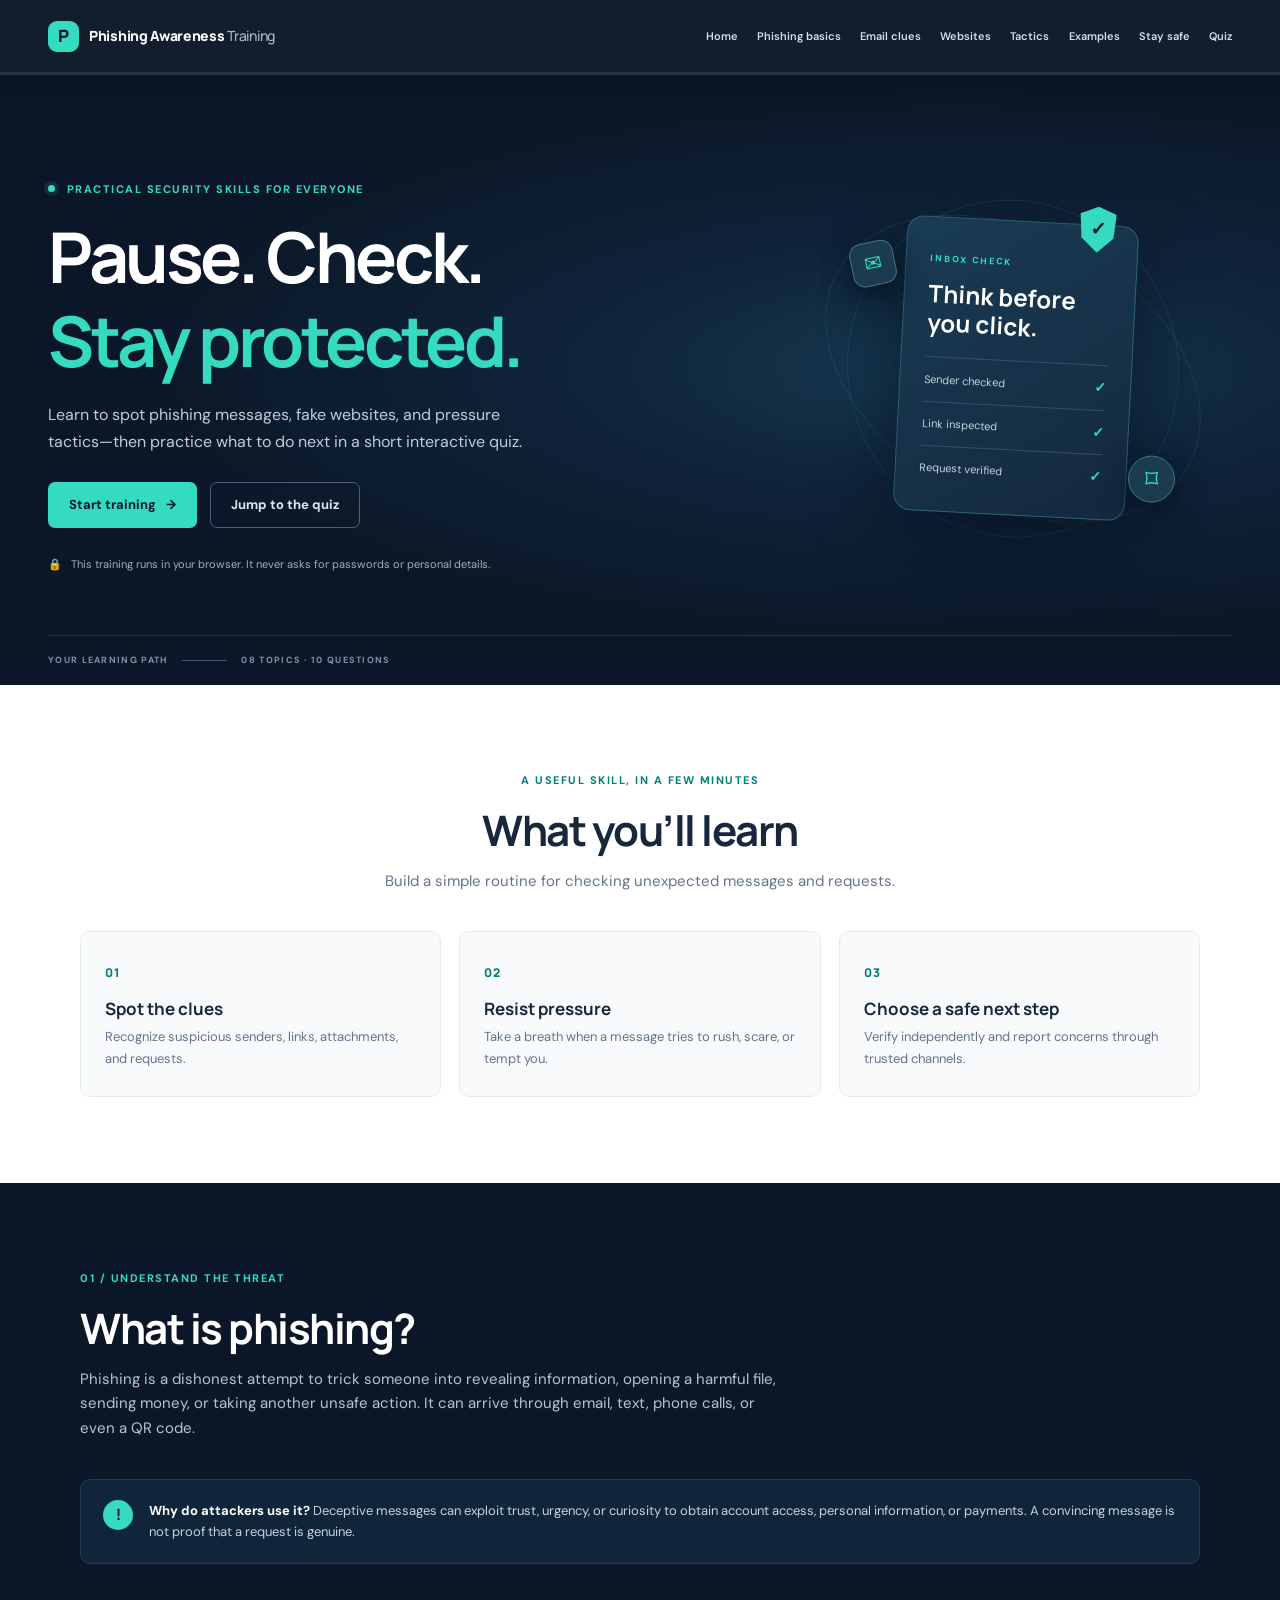
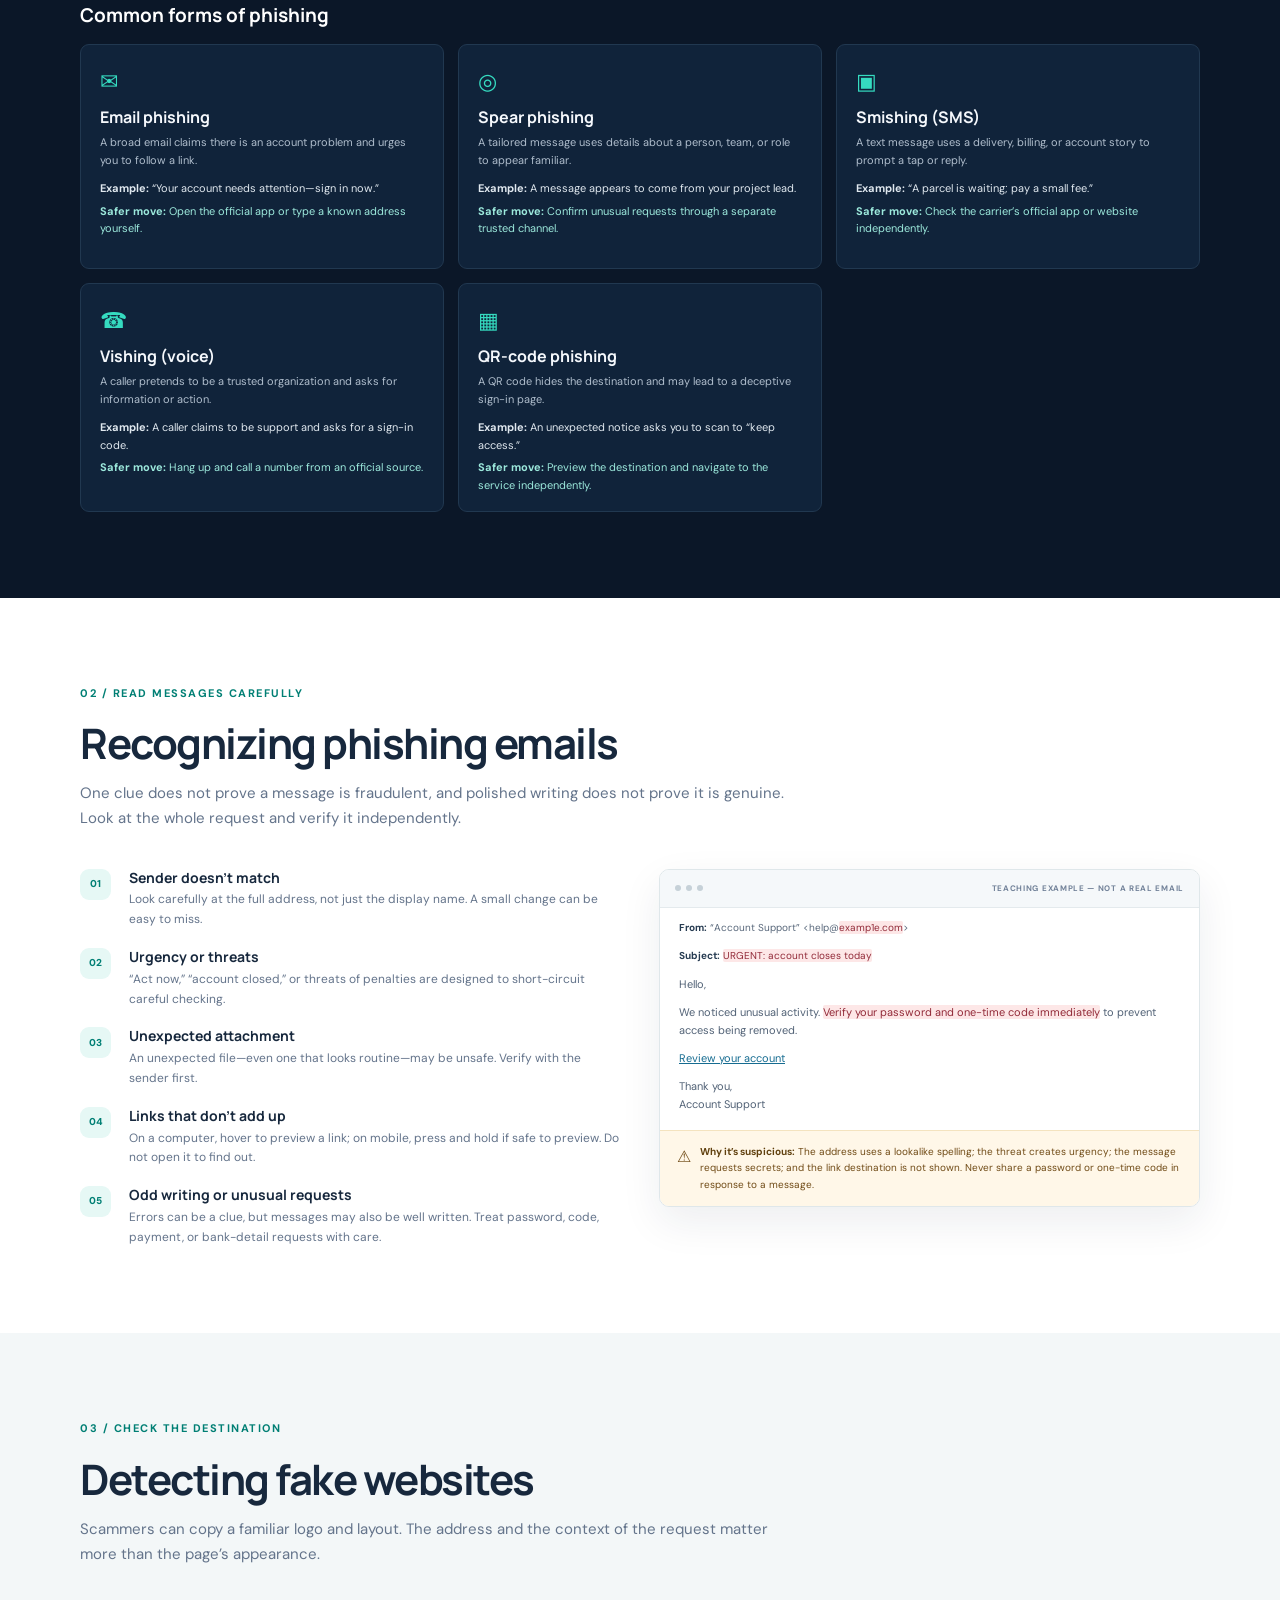
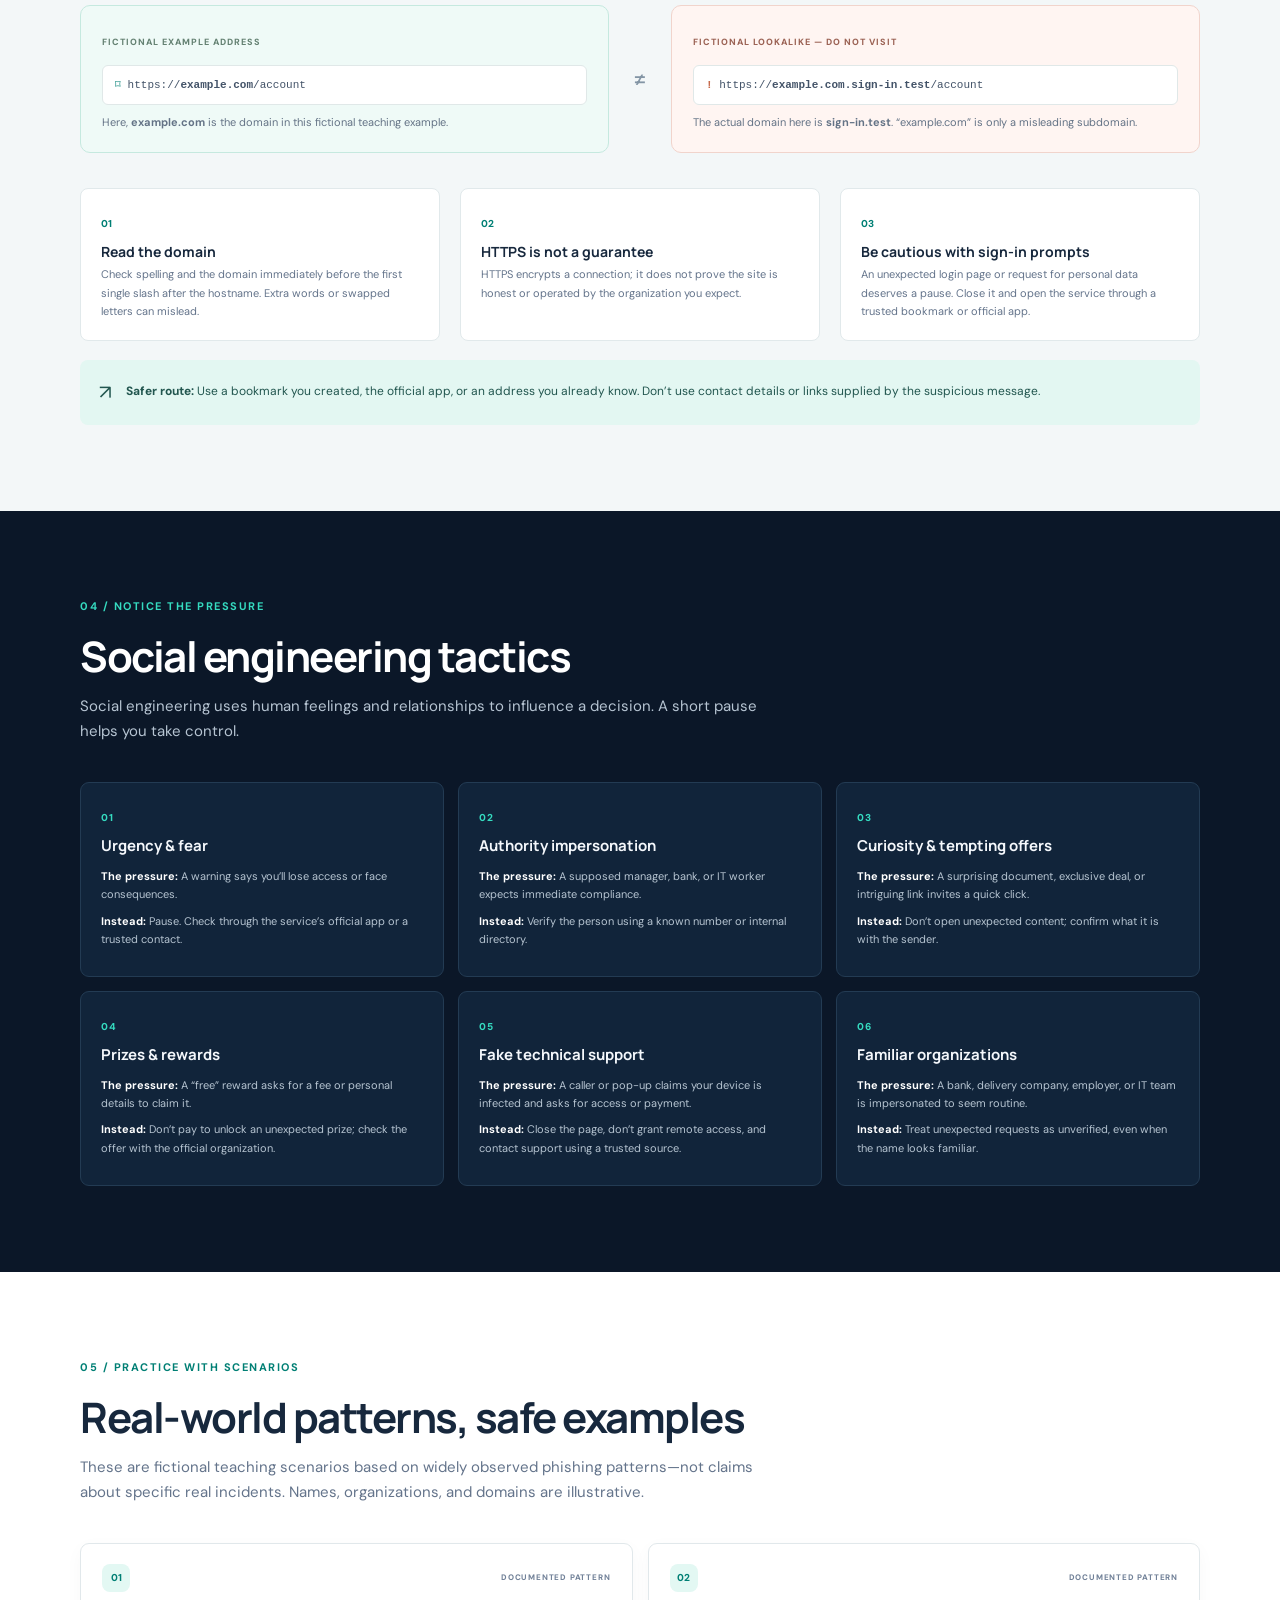
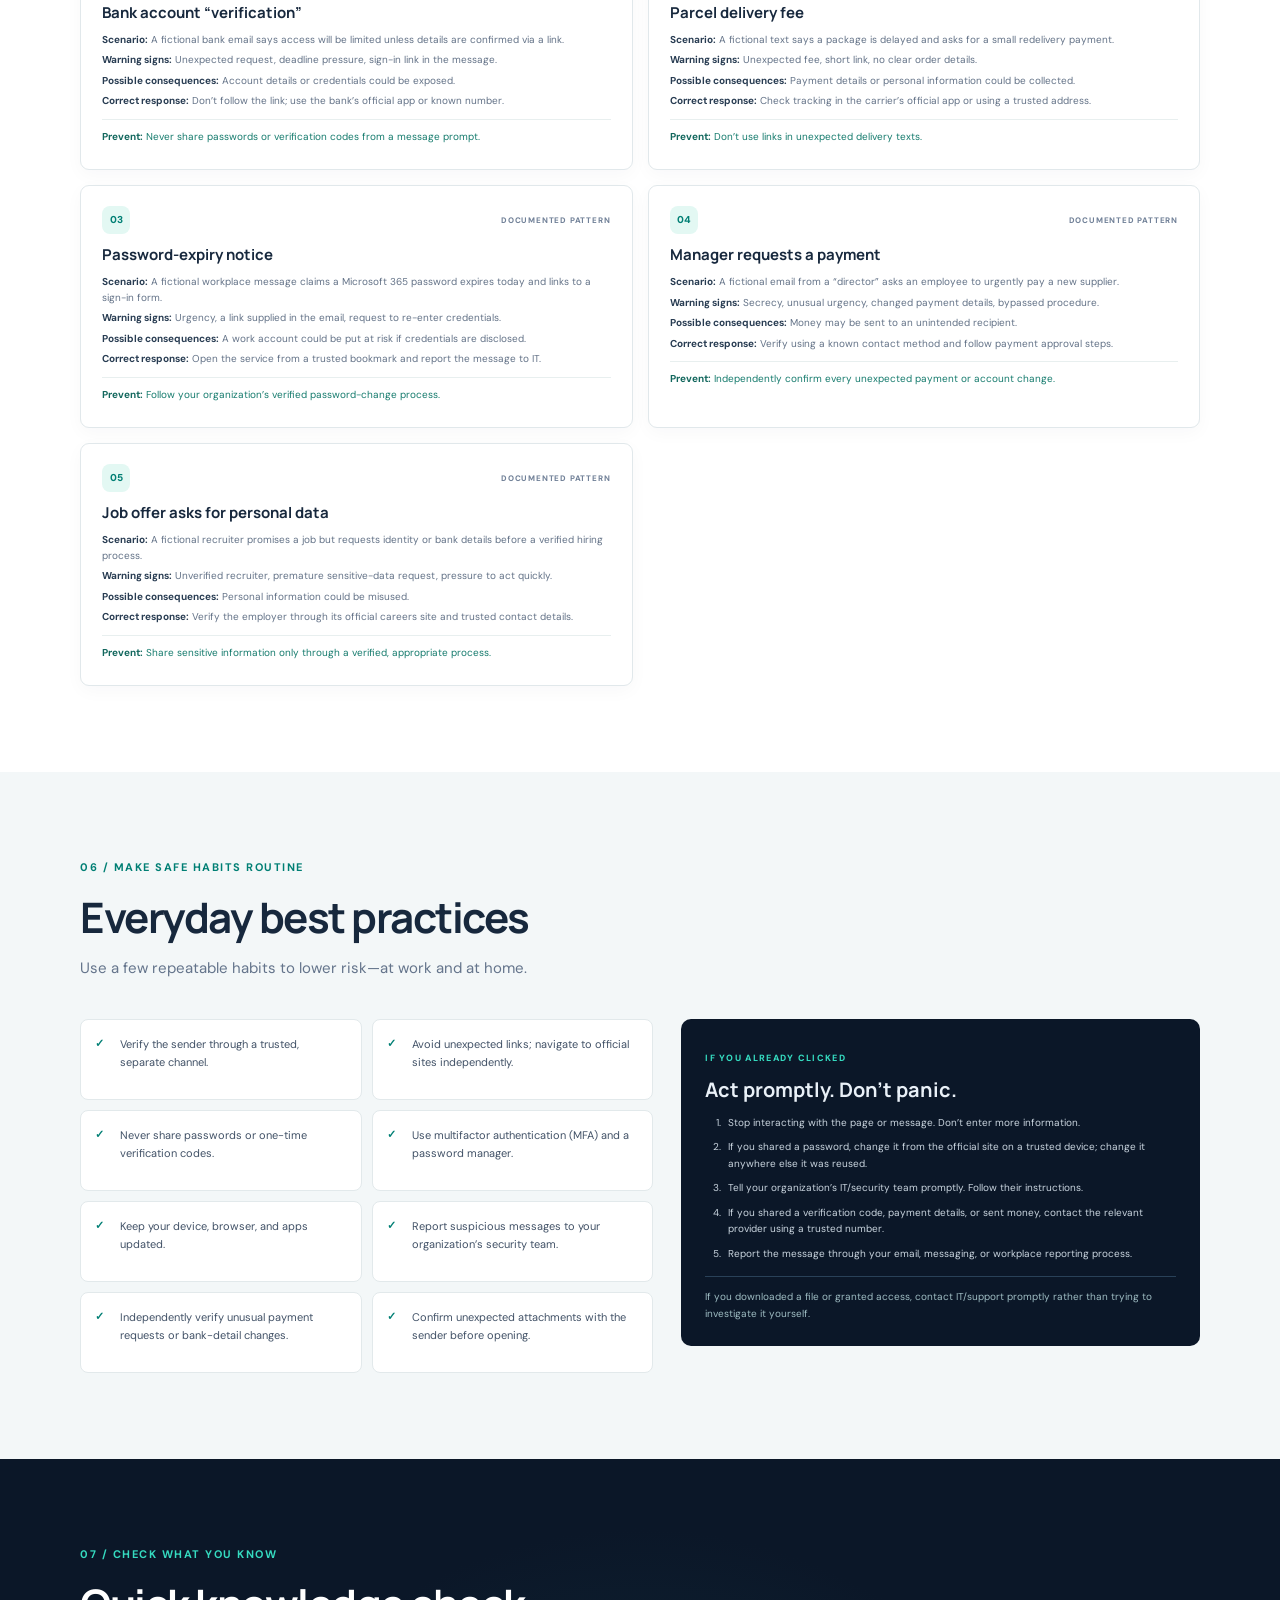
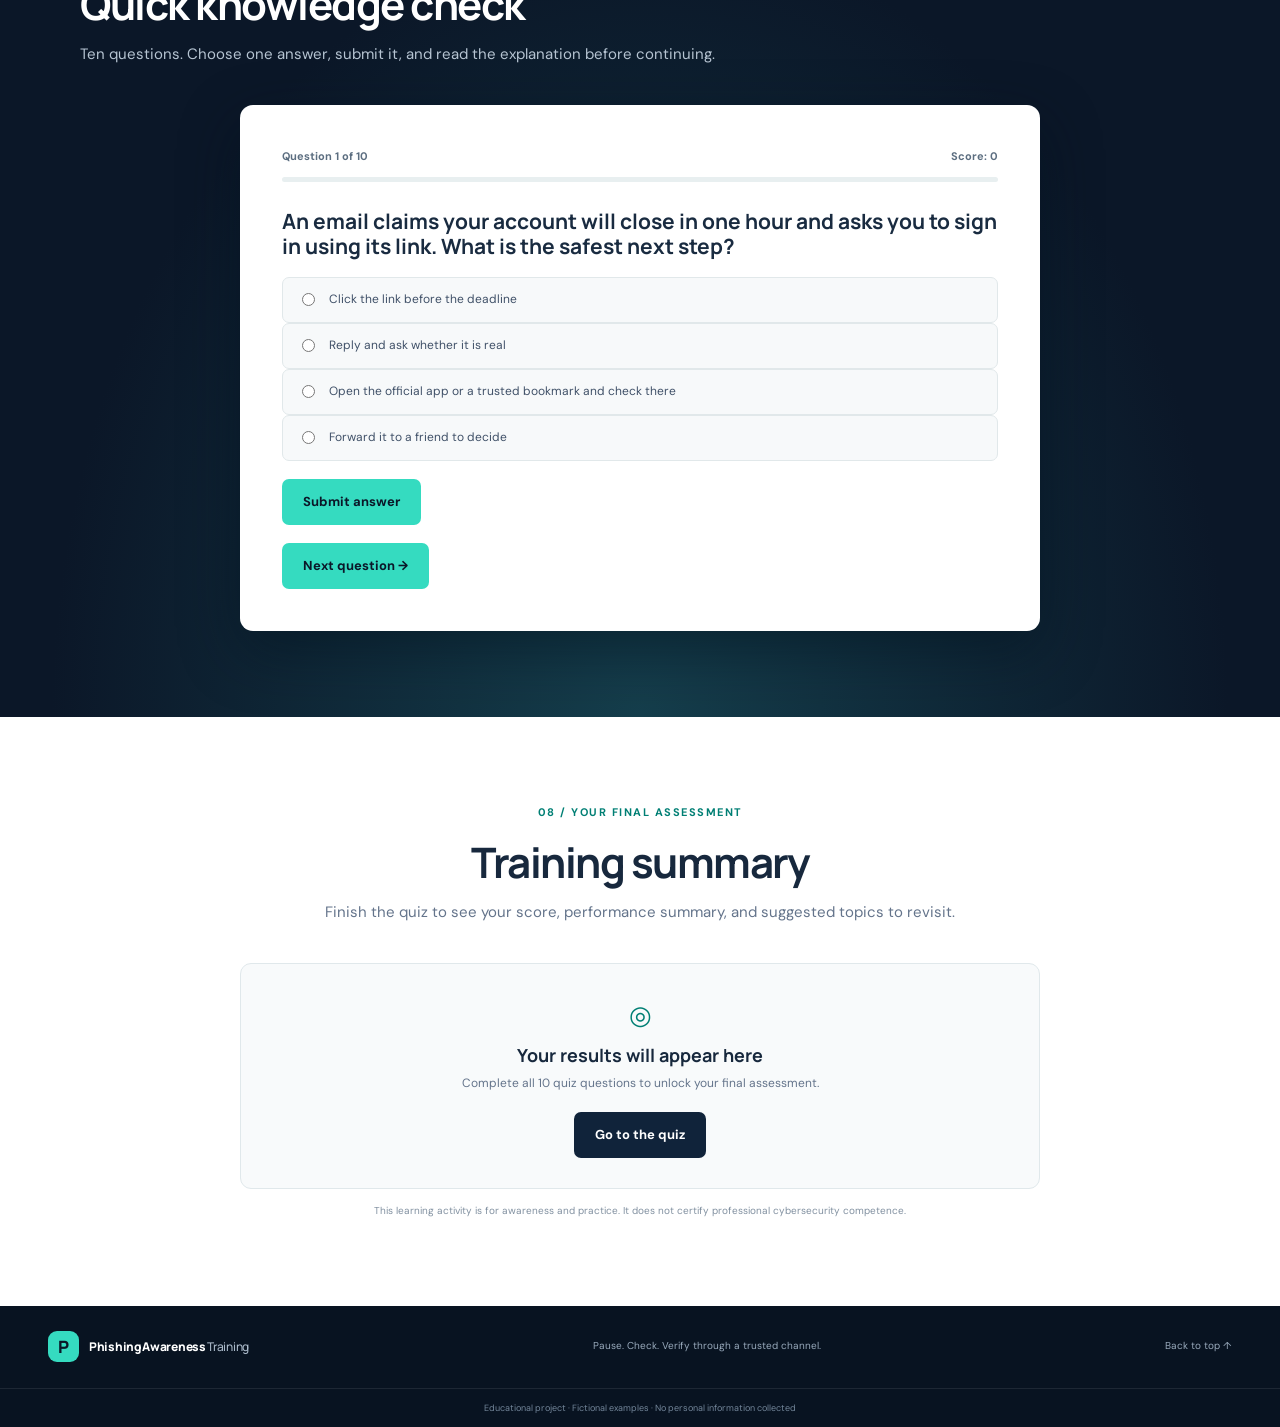
<file: CodeAlpha_Phishing-Awareness-Training/index.html>
<!DOCTYPE html>
<html lang="en">
<head>
  <meta charset="UTF-8">
  <meta name="viewport" content="width=device-width, initial-scale=1.0">
  <meta name="description" content="A beginner-friendly, interactive course on recognizing and responding to phishing.">
  <meta name="theme-color" content="#0b1728">
  <title>Phishing Awareness Training</title>
  <link rel="stylesheet" href="css/style.css">
  <script src="js/quiz.js" defer></script>
  <script src="js/main.js" defer></script>
</head>
<body>
  <a class="skip-link" href="#main-content">Skip to content</a>
  <header class="site-header">
    <div class="header-inner">
      <a class="brand" href="#home" aria-label="Phishing Awareness Training home">
        <span class="brand-mark" aria-hidden="true">P</span>
        <span>Phishing Awareness <span class="brand-light">Training</span></span>
      </a>
      <button class="menu-toggle" type="button" aria-expanded="false" aria-controls="primary-navigation">
        <span class="sr-only">Toggle navigation</span>
        <span aria-hidden="true">☰</span>
      </button>
      <nav class="primary-navigation" id="primary-navigation" aria-label="Main navigation">
        <a href="#home">Home</a>
        <a href="#intro">Phishing basics</a>
        <a href="#email">Email clues</a>
        <a href="#websites">Websites</a>
        <a href="#tactics">Tactics</a>
        <a href="#examples">Examples</a>
        <a href="#best-practices">Stay safe</a>
        <a href="#quiz">Quiz</a>
      </nav>
    </div>
    <div class="progress-track" role="progressbar" aria-label="Training page progress" aria-valuemin="0" aria-valuemax="100" aria-valuenow="0">
      <span class="progress-fill"></span>
    </div>
  </header>

  <main id="main-content">
    <section class="hero section-anchor" id="home">
      <div class="hero-content">
        <p class="eyebrow"><span class="status-dot"></span> Practical security skills for everyone</p>
        <h1>Pause. Check.<br><span>Stay protected.</span></h1>
        <p class="hero-intro">Learn to spot phishing messages, fake websites, and pressure tactics—then practice what to do next in a short interactive quiz.</p>
        <div class="hero-actions">
          <a class="button button-primary" href="#intro">Start training <span aria-hidden="true">→</span></a>
          <a class="button button-quiet" href="#quiz">Jump to the quiz</a>
        </div>
        <div class="hero-note"><span aria-hidden="true">🔒</span> This training runs in your browser. It never asks for passwords or personal details.</div>
      </div>
      <div class="hero-visual" aria-label="Illustration of a protected inbox">
        <div class="orbit orbit-one"></div>
        <div class="orbit orbit-two"></div>
        <div class="shield-card">
          <div class="shield-icon" aria-hidden="true">✓</div>
          <p class="card-kicker">INBOX CHECK</p>
          <h2>Think before<br>you click.</h2>
          <div class="check-row"><span>Sender checked</span><b>✓</b></div>
          <div class="check-row"><span>Link inspected</span><b>✓</b></div>
          <div class="check-row"><span>Request verified</span><b>✓</b></div>
        </div>
        <span class="floating-tag tag-mail" aria-hidden="true">✉</span>
        <span class="floating-tag tag-lock" aria-hidden="true">⌑</span>
      </div>
      <div class="hero-bottom">
        <span>YOUR LEARNING PATH</span><span class="path-line"></span><span>08 TOPICS <b>·</b> 10 QUESTIONS</span>
      </div>
    </section>

    <section class="section section-light" id="learning-objectives">
      <div class="section-wrap">
        <div class="section-heading centered">
          <p class="eyebrow">A useful skill, in a few minutes</p>
          <h2>What you’ll learn</h2>
          <p>Build a simple routine for checking unexpected messages and requests.</p>
        </div>
        <div class="objective-grid">
          <article class="objective-card"><span class="number-badge">01</span><h3>Spot the clues</h3><p>Recognize suspicious senders, links, attachments, and requests.</p></article>
          <article class="objective-card"><span class="number-badge">02</span><h3>Resist pressure</h3><p>Take a breath when a message tries to rush, scare, or tempt you.</p></article>
          <article class="objective-card"><span class="number-badge">03</span><h3>Choose a safe next step</h3><p>Verify independently and report concerns through trusted channels.</p></article>
        </div>
      </div>
    </section>

    <section class="section section-dark" id="intro">
      <div class="section-wrap">
        <div class="section-heading">
          <p class="eyebrow">01 / Understand the threat</p>
          <h2>What is phishing?</h2>
          <p>Phishing is a dishonest attempt to trick someone into revealing information, opening a harmful file, sending money, or taking another unsafe action. It can arrive through email, text, phone calls, or even a QR code.</p>
        </div>
        <div class="insight-banner">
          <span class="insight-icon" aria-hidden="true">!</span>
          <p><strong>Why do attackers use it?</strong> Deceptive messages can exploit trust, urgency, or curiosity to obtain account access, personal information, or payments. A convincing message is not proof that a request is genuine.</p>
        </div>
        <h3 class="subheading">Common forms of phishing</h3>
        <div class="type-grid">
          <article class="type-card"><span class="type-icon" aria-hidden="true">✉</span><h3>Email phishing</h3><p>A broad email claims there is an account problem and urges you to follow a link.</p><div class="example-line"><b>Example:</b> “Your account needs attention—sign in now.”</div><div class="tip-line"><b>Safer move:</b> Open the official app or type a known address yourself.</div></article>
          <article class="type-card"><span class="type-icon" aria-hidden="true">◎</span><h3>Spear phishing</h3><p>A tailored message uses details about a person, team, or role to appear familiar.</p><div class="example-line"><b>Example:</b> A message appears to come from your project lead.</div><div class="tip-line"><b>Safer move:</b> Confirm unusual requests through a separate trusted channel.</div></article>
          <article class="type-card"><span class="type-icon" aria-hidden="true">▣</span><h3>Smishing (SMS)</h3><p>A text message uses a delivery, billing, or account story to prompt a tap or reply.</p><div class="example-line"><b>Example:</b> “A parcel is waiting; pay a small fee.”</div><div class="tip-line"><b>Safer move:</b> Check the carrier’s official app or website independently.</div></article>
          <article class="type-card"><span class="type-icon" aria-hidden="true">☎</span><h3>Vishing (voice)</h3><p>A caller pretends to be a trusted organization and asks for information or action.</p><div class="example-line"><b>Example:</b> A caller claims to be support and asks for a sign-in code.</div><div class="tip-line"><b>Safer move:</b> Hang up and call a number from an official source.</div></article>
          <article class="type-card"><span class="type-icon" aria-hidden="true">▦</span><h3>QR-code phishing</h3><p>A QR code hides the destination and may lead to a deceptive sign-in page.</p><div class="example-line"><b>Example:</b> An unexpected notice asks you to scan to “keep access.”</div><div class="tip-line"><b>Safer move:</b> Preview the destination and navigate to the service independently.</div></article>
        </div>
      </div>
    </section>

    <section class="section section-light" id="email">
      <div class="section-wrap">
        <div class="section-heading">
          <p class="eyebrow">02 / Read messages carefully</p>
          <h2>Recognizing phishing emails</h2>
          <p>One clue does not prove a message is fraudulent, and polished writing does not prove it is genuine. Look at the whole request and verify it independently.</p>
        </div>
        <div class="clue-grid">
          <div class="clue-list">
            <div class="clue-item"><span>01</span><div><h3>Sender doesn’t match</h3><p>Look carefully at the full address, not just the display name. A small change can be easy to miss.</p></div></div>
            <div class="clue-item"><span>02</span><div><h3>Urgency or threats</h3><p>“Act now,” “account closed,” or threats of penalties are designed to short-circuit careful checking.</p></div></div>
            <div class="clue-item"><span>03</span><div><h3>Unexpected attachment</h3><p>An unexpected file—even one that looks routine—may be unsafe. Verify with the sender first.</p></div></div>
            <div class="clue-item"><span>04</span><div><h3>Links that don’t add up</h3><p>On a computer, hover to preview a link; on mobile, press and hold if safe to preview. Do not open it to find out.</p></div></div>
            <div class="clue-item"><span>05</span><div><h3>Odd writing or unusual requests</h3><p>Errors can be a clue, but messages may also be well written. Treat password, code, payment, or bank-detail requests with care.</p></div></div>
          </div>
          <article class="email-example">
            <div class="email-top"><span class="email-dot"></span><span class="email-dot"></span><span class="email-dot"></span><span>TEACHING EXAMPLE — NOT A REAL EMAIL</span></div>
            <div class="email-field"><b>From:</b> “Account Support” &lt;help@<mark class="risk">examp1e.com</mark>&gt;</div>
            <div class="email-field"><b>Subject:</b> <mark class="risk">URGENT: account closes today</mark></div>
            <div class="email-body">
              <p>Hello,</p>
              <p>We noticed unusual activity. <mark class="risk">Verify your password and one-time code immediately</mark> to prevent access being removed.</p>
              <p><span class="fake-link">Review your account</span></p>
              <p>Thank you,<br>Account Support</p>
            </div>
            <div class="email-explain"><span aria-hidden="true">⚠</span><p><strong>Why it’s suspicious:</strong> The address uses a lookalike spelling; the threat creates urgency; the message requests secrets; and the link destination is not shown. Never share a password or one-time code in response to a message.</p></div>
          </article>
        </div>
      </div>
    </section>

    <section class="section section-tint" id="websites">
      <div class="section-wrap">
        <div class="section-heading">
          <p class="eyebrow">03 / Check the destination</p>
          <h2>Detecting fake websites</h2>
          <p>Scammers can copy a familiar logo and layout. The address and the context of the request matter more than the page’s appearance.</p>
        </div>
        <div class="domain-compare">
          <div class="domain-card domain-good"><span class="domain-label">FICTIONAL EXAMPLE ADDRESS</span><div class="address-bar"><span class="lock-symbol">⌑</span> https://<strong>example.com</strong>/account</div><p>Here, <strong>example.com</strong> is the domain in this fictional teaching example.</p></div>
          <div class="compare-arrow" aria-hidden="true">≠</div>
          <div class="domain-card domain-risk"><span class="domain-label">FICTIONAL LOOKALIKE — DO NOT VISIT</span><div class="address-bar"><span class="warning-symbol">!</span> https://<strong>example.com.sign-in.test</strong>/account</div><p>The actual domain here is <strong>sign-in.test</strong>. “example.com” is only a misleading subdomain.</p></div>
        </div>
        <div class="website-checks">
          <article><span>01</span><h3>Read the domain</h3><p>Check spelling and the domain immediately before the first single slash after the hostname. Extra words or swapped letters can mislead.</p></article>
          <article><span>02</span><h3>HTTPS is not a guarantee</h3><p>HTTPS encrypts a connection; it does not prove the site is honest or operated by the organization you expect.</p></article>
          <article><span>03</span><h3>Be cautious with sign-in prompts</h3><p>An unexpected login page or request for personal data deserves a pause. Close it and open the service through a trusted bookmark or official app.</p></article>
        </div>
        <div class="safe-route"><span aria-hidden="true">↗</span><p><strong>Safer route:</strong> Use a bookmark you created, the official app, or an address you already know. Don’t use contact details or links supplied by the suspicious message.</p></div>
      </div>
    </section>

    <section class="section section-dark" id="tactics">
      <div class="section-wrap">
        <div class="section-heading">
          <p class="eyebrow">04 / Notice the pressure</p>
          <h2>Social engineering tactics</h2>
          <p>Social engineering uses human feelings and relationships to influence a decision. A short pause helps you take control.</p>
        </div>
        <div class="tactic-grid">
          <article class="tactic-card"><span class="tactic-number">01</span><h3>Urgency &amp; fear</h3><p><b>The pressure:</b> A warning says you’ll lose access or face consequences.</p><p><b>Instead:</b> Pause. Check through the service’s official app or a trusted contact.</p></article>
          <article class="tactic-card"><span class="tactic-number">02</span><h3>Authority impersonation</h3><p><b>The pressure:</b> A supposed manager, bank, or IT worker expects immediate compliance.</p><p><b>Instead:</b> Verify the person using a known number or internal directory.</p></article>
          <article class="tactic-card"><span class="tactic-number">03</span><h3>Curiosity &amp; tempting offers</h3><p><b>The pressure:</b> A surprising document, exclusive deal, or intriguing link invites a quick click.</p><p><b>Instead:</b> Don’t open unexpected content; confirm what it is with the sender.</p></article>
          <article class="tactic-card"><span class="tactic-number">04</span><h3>Prizes &amp; rewards</h3><p><b>The pressure:</b> A “free” reward asks for a fee or personal details to claim it.</p><p><b>Instead:</b> Don’t pay to unlock an unexpected prize; check the offer with the official organization.</p></article>
          <article class="tactic-card"><span class="tactic-number">05</span><h3>Fake technical support</h3><p><b>The pressure:</b> A caller or pop-up claims your device is infected and asks for access or payment.</p><p><b>Instead:</b> Close the page, don’t grant remote access, and contact support using a trusted source.</p></article>
          <article class="tactic-card"><span class="tactic-number">06</span><h3>Familiar organizations</h3><p><b>The pressure:</b> A bank, delivery company, employer, or IT team is impersonated to seem routine.</p><p><b>Instead:</b> Treat unexpected requests as unverified, even when the name looks familiar.</p></article>
        </div>
      </div>
    </section>

    <section class="section section-light" id="examples">
      <div class="section-wrap">
        <div class="section-heading">
          <p class="eyebrow">05 / Practice with scenarios</p>
          <h2>Real-world patterns, safe examples</h2>
          <p>These are fictional teaching scenarios based on widely observed phishing patterns—not claims about specific real incidents. Names, organizations, and domains are illustrative.</p>
        </div>
        <div class="case-grid">
          <article class="case-card"><div class="case-head"><span class="case-icon">01</span><span class="case-pattern">DOCUMENTED PATTERN</span></div><h3>Bank account “verification”</h3><p><b>Scenario:</b> A fictional bank email says access will be limited unless details are confirmed via a link.</p><p><b>Warning signs:</b> Unexpected request, deadline pressure, sign-in link in the message.</p><p><b>Possible consequences:</b> Account details or credentials could be exposed.</p><p><b>Correct response:</b> Don’t follow the link; use the bank’s official app or known number.</p><p class="case-tip"><b>Prevent:</b> Never share passwords or verification codes from a message prompt.</p></article>
          <article class="case-card"><div class="case-head"><span class="case-icon">02</span><span class="case-pattern">DOCUMENTED PATTERN</span></div><h3>Parcel delivery fee</h3><p><b>Scenario:</b> A fictional text says a package is delayed and asks for a small redelivery payment.</p><p><b>Warning signs:</b> Unexpected fee, short link, no clear order details.</p><p><b>Possible consequences:</b> Payment details or personal information could be collected.</p><p><b>Correct response:</b> Check tracking in the carrier’s official app or using a trusted address.</p><p class="case-tip"><b>Prevent:</b> Don’t use links in unexpected delivery texts.</p></article>
          <article class="case-card"><div class="case-head"><span class="case-icon">03</span><span class="case-pattern">DOCUMENTED PATTERN</span></div><h3>Password-expiry notice</h3><p><b>Scenario:</b> A fictional workplace message claims a Microsoft 365 password expires today and links to a sign-in form.</p><p><b>Warning signs:</b> Urgency, a link supplied in the email, request to re-enter credentials.</p><p><b>Possible consequences:</b> A work account could be put at risk if credentials are disclosed.</p><p><b>Correct response:</b> Open the service from a trusted bookmark and report the message to IT.</p><p class="case-tip"><b>Prevent:</b> Follow your organization’s verified password-change process.</p></article>
          <article class="case-card"><div class="case-head"><span class="case-icon">04</span><span class="case-pattern">DOCUMENTED PATTERN</span></div><h3>Manager requests a payment</h3><p><b>Scenario:</b> A fictional email from a “director” asks an employee to urgently pay a new supplier.</p><p><b>Warning signs:</b> Secrecy, unusual urgency, changed payment details, bypassed procedure.</p><p><b>Possible consequences:</b> Money may be sent to an unintended recipient.</p><p><b>Correct response:</b> Verify using a known contact method and follow payment approval steps.</p><p class="case-tip"><b>Prevent:</b> Independently confirm every unexpected payment or account change.</p></article>
          <article class="case-card"><div class="case-head"><span class="case-icon">05</span><span class="case-pattern">DOCUMENTED PATTERN</span></div><h3>Job offer asks for personal data</h3><p><b>Scenario:</b> A fictional recruiter promises a job but requests identity or bank details before a verified hiring process.</p><p><b>Warning signs:</b> Unverified recruiter, premature sensitive-data request, pressure to act quickly.</p><p><b>Possible consequences:</b> Personal information could be misused.</p><p><b>Correct response:</b> Verify the employer through its official careers site and trusted contact details.</p><p class="case-tip"><b>Prevent:</b> Share sensitive information only through a verified, appropriate process.</p></article>
        </div>
      </div>
    </section>

    <section class="section section-tint" id="best-practices">
      <div class="section-wrap">
        <div class="section-heading">
          <p class="eyebrow">06 / Make safe habits routine</p>
          <h2>Everyday best practices</h2>
          <p>Use a few repeatable habits to lower risk—at work and at home.</p>
        </div>
        <div class="practice-layout">
          <div class="practice-list">
            <div>Verify the sender through a trusted, separate channel.</div>
            <div>Avoid unexpected links; navigate to official sites independently.</div>
            <div>Never share passwords or one-time verification codes.</div>
            <div>Use multifactor authentication (MFA) and a password manager.</div>
            <div>Keep your device, browser, and apps updated.</div>
            <div>Report suspicious messages to your organization’s security team.</div>
            <div>Independently verify unusual payment requests or bank-detail changes.</div>
            <div>Confirm unexpected attachments with the sender before opening.</div>
          </div>
          <aside class="response-card">
            <span class="response-label">IF YOU ALREADY CLICKED</span>
            <h3>Act promptly. Don’t panic.</h3>
            <ol>
              <li>Stop interacting with the page or message. Don’t enter more information.</li>
              <li>If you shared a password, change it from the official site on a trusted device; change it anywhere else it was reused.</li>
              <li>Tell your organization’s IT/security team promptly. Follow their instructions.</li>
              <li>If you shared a verification code, payment details, or sent money, contact the relevant provider using a trusted number.</li>
              <li>Report the message through your email, messaging, or workplace reporting process.</li>
            </ol>
            <p>If you downloaded a file or granted access, contact IT/support promptly rather than trying to investigate it yourself.</p>
          </aside>
        </div>
      </div>
    </section>

    <section class="section section-dark quiz-section" id="quiz">
      <div class="section-wrap">
        <div class="section-heading">
          <p class="eyebrow">07 / Check what you know</p>
          <h2>Quick knowledge check</h2>
          <p>Ten questions. Choose one answer, submit it, and read the explanation before continuing.</p>
        </div>
        <div class="quiz-panel" id="quiz-panel" aria-live="polite">
          <div class="quiz-topline"><span id="quiz-count">Question 1 of 10</span><span id="quiz-score">Score: 0</span></div>
          <div class="quiz-progress-track" aria-hidden="true"><span id="quiz-progress"></span></div>
          <div id="quiz-content">
            <h3 id="question-text"></h3>
            <form id="answer-form">
              <fieldset class="answer-options">
                <legend class="sr-only">Choose one answer</legend>
                <div id="answer-options"></div>
              </fieldset>
              <button class="button button-primary" id="submit-answer" type="submit">Submit answer</button>
            </form>
            <div id="answer-feedback" class="answer-feedback" role="status" hidden></div>
            <button class="button button-primary" id="next-question" type="button" hidden>Next question →</button>
          </div>
          <div id="quiz-results" hidden></div>
        </div>
      </div>
    </section>

    <section class="section section-light" id="assessment">
      <div class="section-wrap assessment-wrap">
        <div class="section-heading centered">
          <p class="eyebrow">08 / Your final assessment</p>
          <h2>Training summary</h2>
          <p>Finish the quiz to see your score, performance summary, and suggested topics to revisit.</p>
        </div>
        <div class="assessment-card" id="assessment-content" aria-live="polite">
          <div class="assessment-pending"><span class="assessment-icon" aria-hidden="true">◎</span><h3>Your results will appear here</h3><p>Complete all 10 quiz questions to unlock your final assessment.</p><a class="button button-secondary" href="#quiz">Go to the quiz</a></div>
        </div>
        <p class="disclaimer">This learning activity is for awareness and practice. It does not certify professional cybersecurity competence.</p>
      </div>
    </section>
  </main>

  <footer class="site-footer">
    <div class="footer-inner">
      <a class="brand footer-brand" href="#home"><span class="brand-mark" aria-hidden="true">P</span><span>Phishing Awareness <span class="brand-light">Training</span></span></a>
      <p>Pause. Check. Verify through a trusted channel.</p>
      <a href="#home">Back to top ↑</a>
    </div>
    <div class="footer-bottom">Educational project · Fictional examples · No personal information collected</div>
  </footer>
</body>
</html>
</file>
<file: CodeAlpha_Phishing-Awareness-Training/css/style.css>
@import url('https://fonts.googleapis.com/css2?family=DM+Sans:wght@400;500;600;700&family=Manrope:wght@400;500;600;700;800&display=swap');

:root {
  color-scheme: light;
  --navy: #0b1728;
  --navy-soft: #10233a;
  --navy-card: #142a43;
  --teal: #35dbc0;
  --teal-dark: #007f74;
  --cyan: #87e9dc;
  --ink: #17283d;
  --muted: #64748b;
  --paper: #ffffff;
  --mist: #f3f7f8;
  --line: #dce5e8;
  --warning: #e8a43a;
  --danger: #bd4a55;
  --font-body: 'DM Sans', 'Segoe UI', sans-serif;
  --font-heading: 'Manrope', 'Segoe UI', sans-serif;
}

* { box-sizing: border-box; }
html { scroll-behavior: smooth; scroll-padding-top: 92px; }
body { margin: 0; color: var(--ink); background: var(--paper); font-family: var(--font-body); font-size: 16px; line-height: 1.65; }
a { color: inherit; }
button, input { font: inherit; }
.sr-only { position: absolute; width: 1px; height: 1px; padding: 0; margin: -1px; overflow: hidden; clip: rect(0, 0, 0, 0); white-space: nowrap; border: 0; }
.skip-link { position: fixed; top: -100px; left: 12px; z-index: 20; padding: 10px 14px; color: var(--navy); background: var(--teal); border-radius: 6px; }
.skip-link:focus { top: 12px; }

.site-header { position: sticky; top: 0; z-index: 10; color: #fff; background: rgba(11, 23, 40, .97); box-shadow: 0 5px 20px rgba(4, 17, 31, .12); }
.header-inner { min-height: 72px; max-width: 1240px; margin: auto; padding: 0 28px; display: flex; align-items: center; justify-content: space-between; gap: 25px; }
.brand { display: inline-flex; align-items: center; gap: 10px; text-decoration: none; white-space: nowrap; font-family: var(--font-heading); font-size: 14px; font-weight: 800; letter-spacing: -.3px; }
.brand-mark { width: 31px; height: 31px; display: grid; place-items: center; color: var(--navy); background: var(--teal); border-radius: 9px; font-size: 17px; }
.brand-light { color: #aab9c9; font-weight: 500; }
.primary-navigation { display: flex; align-items: center; justify-content: flex-end; gap: clamp(10px, 1.5vw, 22px); }
.primary-navigation a { color: #d4dfeb; text-decoration: none; font-size: 11px; font-weight: 600; transition: color .2s ease; }
.primary-navigation a:hover, .primary-navigation a:focus-visible { color: var(--teal); }
.menu-toggle { display: none; color: #fff; background: none; border: 1px solid #53667c; border-radius: 7px; padding: 5px 10px; font-size: 21px; }
.progress-track { height: 3px; background: #24354a; }
.progress-fill { width: 0; height: 100%; display: block; background: var(--teal); transition: width .1s linear; }

.hero { position: relative; min-height: 600px; overflow: hidden; color: #fff; background: radial-gradient(ellipse at 75% 48%, #163b53 0, #10243a 27%, var(--navy) 62%); }
.hero-content { max-width: 1240px; margin: auto; padding: 105px 28px 112px; position: relative; z-index: 1; }
.eyebrow { margin: 0 0 16px; color: var(--teal-dark); font-size: 11px; font-weight: 700; letter-spacing: 1.5px; text-transform: uppercase; }
.hero .eyebrow, .section-dark .eyebrow { color: var(--teal); }
.status-dot { display: inline-block; width: 7px; height: 7px; margin-right: 7px; vertical-align: 1px; background: var(--teal); border-radius: 50%; box-shadow: 0 0 0 4px rgba(53, 219, 192, .12); }
h1, h2, h3 { font-family: var(--font-heading); line-height: 1.2; }
.hero h1 { margin: 0; font-size: clamp(44px, 6vw, 70px); letter-spacing: -3.4px; }
.hero h1 span { color: var(--teal); }
.hero-intro { max-width: 500px; margin: 20px 0 27px; color: #c1ccda; font-size: 16px; }
.hero-actions { display: flex; align-items: center; flex-wrap: wrap; gap: 13px; }
.button { display: inline-flex; align-items: center; justify-content: center; gap: 10px; min-height: 46px; padding: 11px 20px; border: 1px solid transparent; border-radius: 7px; text-decoration: none; font-size: 13px; font-weight: 700; cursor: pointer; transition: transform .18s ease, background .18s ease, border-color .18s ease; }
.button:hover { transform: translateY(-2px); }
.button:focus-visible, a:focus-visible, button:focus-visible, input:focus-visible { outline: 3px solid #16b8a4; outline-offset: 3px; }
.button-primary { color: var(--navy); background: var(--teal); }
.button-primary:hover { background: #5de8d1; }
.button-quiet { color: #e0e8ef; border-color: #506177; background: transparent; }
.button-quiet:hover { border-color: var(--teal); }
.button-secondary { color: #fff; background: var(--navy-soft); }
.button-secondary:hover { background: #1d3854; }
.hero-note { margin-top: 27px; color: #9fafbf; font-size: 11px; }
.hero-note span { margin-right: 6px; }
.hero-visual { position: absolute; top: 50%; right: max(calc((100vw - 1200px) / 2 + 58px), 8%); width: 330px; height: 380px; transform: translateY(-53%); }
.orbit { position: absolute; inset: 20px 0; border: 1px solid rgba(74, 205, 196, .12); border-radius: 50%; transform: rotate(-28deg); }
.orbit-two { inset: 54px -36px; transform: rotate(29deg); }
.shield-card { position: absolute; top: 42px; left: 52px; width: 232px; padding: 25px 24px 21px; color: #fff; background: linear-gradient(145deg, #193c54, #14283f); border: 1px solid rgba(112, 221, 210, .27); border-radius: 17px; box-shadow: 0 25px 70px #06101eaa; transform: rotate(3deg); }
.shield-icon { position: absolute; top: -19px; right: 20px; width: 41px; height: 46px; display: grid; place-items: center; color: var(--navy); background: var(--teal); clip-path: polygon(50% 0, 94% 16%, 89% 68%, 50% 100%, 11% 68%, 6% 16%); font-size: 19px; font-weight: 800; }
.card-kicker { color: var(--teal); font-size: 9px; font-weight: 700; letter-spacing: 1.7px; }
.shield-card h2 { margin: 13px 0 20px; font-size: 24px; }
.check-row { display: flex; align-items: center; justify-content: space-between; padding: 10px 0; color: #c6d3dd; border-top: 1px solid #315066; font-size: 11px; }
.check-row b { color: var(--teal); font-size: 14px; }
.floating-tag { position: absolute; display: grid; place-items: center; color: var(--teal); background: #1b3c50; border: 1px solid #417579; box-shadow: 0 8px 28px #071422; }
.tag-mail { top: 63px; left: 3px; width: 44px; height: 44px; border-radius: 12px; font-size: 21px; transform: rotate(-12deg); }
.tag-lock { right: 3px; bottom: 56px; width: 47px; height: 47px; border-radius: 50%; font-size: 26px; }
.hero-bottom { position: absolute; bottom: 0; left: 50%; width: min(1184px, calc(100% - 56px)); display: flex; align-items: center; gap: 14px; padding: 17px 0; color: #8093a7; border-top: 1px solid #ffffff20; font-size: 9px; font-weight: 700; letter-spacing: 1.3px; transform: translateX(-50%); }
.hero-bottom b { color: var(--teal); }
.path-line { width: 45px; height: 1px; background: #3a566d; }

.section { padding: 86px 28px; scroll-margin-top: 72px; }
.section-wrap { max-width: 1120px; margin: auto; }
.section-light { background: var(--paper); }
.section-tint { background: var(--mist); }
.section-dark { color: #f5f8fc; background: var(--navy); }
.section-heading { max-width: 710px; margin-bottom: 38px; }
.section-heading h2 { margin: 0 0 13px; color: var(--ink); font-size: clamp(30px, 4vw, 42px); letter-spacing: -1.5px; }
.section-dark .section-heading h2 { color: #fff; }
.section-heading > p:last-child { margin: 0; color: var(--muted); font-size: 15px; }
.section-dark .section-heading > p:last-child { color: #b6c4d2; }
.centered { margin-right: auto; margin-left: auto; text-align: center; }
.centered .eyebrow { text-align: center; }
.objective-grid { display: grid; grid-template-columns: repeat(3, 1fr); gap: 18px; }
.objective-card { position: relative; min-height: 165px; padding: 27px 24px; background: #f8fafb; border: 1px solid #e6ecee; border-radius: 10px; }
.number-badge { color: var(--teal-dark); font-family: var(--font-heading); font-size: 12px; font-weight: 800; letter-spacing: 1px; }
.objective-card h3 { margin: 13px 0 7px; font-size: 17px; }
.objective-card p { margin: 0; color: var(--muted); font-size: 13px; }
.insight-banner { display: flex; align-items: flex-start; gap: 16px; margin: 26px 0 40px; padding: 20px 22px; background: #11253a; border: 1px solid #243b50; border-radius: 10px; }
.insight-icon { width: 30px; height: 30px; flex: 0 0 30px; display: grid; place-items: center; color: #15243a; background: var(--teal); border-radius: 50%; font-weight: 800; }
.insight-banner p { margin: 0; color: #c7d2df; font-size: 13px; }
.insight-banner strong { color: #fff; }
.subheading { margin: 0 0 18px; color: #fff; font-family: var(--font-heading); font-size: 19px; }
.type-grid { display: grid; grid-template-columns: repeat(3, 1fr); gap: 14px; }
.type-card { min-height: 225px; padding: 19px 19px 16px; background: var(--navy-soft); border: 1px solid #213850; border-radius: 9px; }
.type-icon { color: var(--teal); font-size: 22px; }
.type-card h3 { margin: 7px 0; font-size: 16px; }
.type-card p, .type-card .example-line, .type-card .tip-line { margin: 0; color: #afbdcc; font-size: 11px; line-height: 1.6; }
.type-card .example-line { margin-top: 11px; color: #e0e8ef; }
.type-card .tip-line { margin-top: 5px; color: #9ce9dc; }

.clue-grid { display: grid; grid-template-columns: 1fr 1fr; gap: 38px; align-items: start; }
.clue-list { display: grid; gap: 18px; }
.clue-item { display: grid; grid-template-columns: 35px 1fr; gap: 14px; }
.clue-item > span { width: 31px; height: 31px; display: grid; place-items: center; color: var(--teal-dark); background: #e6f8f5; border-radius: 9px; font-size: 10px; font-weight: 800; }
.clue-item h3 { margin: 1px 0 4px; font-size: 14px; }
.clue-item p { margin: 0; color: var(--muted); font-size: 12px; }
.email-example { overflow: hidden; background: #fff; border: 1px solid #dfe7ea; border-radius: 10px; box-shadow: 0 15px 40px rgba(21, 44, 58, .08); }
.email-top { display: flex; align-items: center; gap: 5px; padding: 12px 15px; color: #718198; background: #f5f8fa; border-bottom: 1px solid #e4eaed; font-size: 8px; font-weight: 700; letter-spacing: .7px; }
.email-dot { width: 6px; height: 6px; background: #c6d1d8; border-radius: 50%; }
.email-top span:last-child { margin-left: auto; }
.email-field { padding: 12px 19px 0; color: #58677a; font-size: 10px; }
.email-field b { color: #263b51; }
.risk { color: #922b39; background: #fde7e7; border-radius: 2px; }
.email-body { padding: 10px 19px 6px; color: #526276; font-size: 11px; }
.email-body p { margin: 0 0 10px; }
.fake-link { color: #166c91; text-decoration: underline; }
.email-explain { display: flex; gap: 9px; padding: 13px 17px; color: #704b16; background: #fff7e8; border-top: 1px solid #f4e3bf; }
.email-explain span { font-size: 16px; }
.email-explain p { margin: 0; font-size: 10px; }
.email-explain strong { color: #60400e; }

.domain-compare { display: grid; grid-template-columns: 1fr 36px 1fr; gap: 13px; align-items: center; margin: 8px 0 35px; }
.domain-card { padding: 21px; border: 1px solid; border-radius: 10px; }
.domain-good { background: #effaf7; border-color: #c5e9df; }
.domain-risk { background: #fff5f2; border-color: #f1d4cc; }
.domain-label { color: #648172; font-size: 9px; font-weight: 800; letter-spacing: 1px; }
.domain-risk .domain-label { color: #9b6254; }
.address-bar { overflow-wrap: anywhere; margin: 12px 0 8px; padding: 10px 12px; color: #435368; background: #fff; border: 1px solid #e0e8e8; border-radius: 6px; font-family: Consolas, monospace; font-size: 11px; }
.lock-symbol { color: var(--teal-dark); }
.warning-symbol { color: #c76b4c; font-weight: 800; }
.domain-card p { margin: 0; color: #647386; font-size: 11px; }
.compare-arrow { color: #8395a5; font-size: 25px; text-align: center; }
.website-checks { display: grid; grid-template-columns: repeat(3, 1fr); gap: 20px; }
.website-checks article { padding: 20px; background: #fff; border: 1px solid #e1e9eb; border-radius: 8px; }
.website-checks article > span { color: var(--teal-dark); font-size: 10px; font-weight: 800; }
.website-checks h3 { margin: 8px 0 5px; font-size: 14px; }
.website-checks p { margin: 0; color: var(--muted); font-size: 11px; }
.safe-route { display: flex; align-items: center; gap: 14px; margin-top: 19px; padding: 16px 19px; color: #22564f; background: #e3f7f2; border-radius: 8px; }
.safe-route > span { font-size: 20px; }
.safe-route p { margin: 0; font-size: 12px; }

.tactic-grid { display: grid; grid-template-columns: repeat(3, 1fr); gap: 14px; }
.tactic-card { min-height: 180px; padding: 20px; background: #11243a; border: 1px solid #233b53; border-radius: 9px; }
.tactic-number { color: var(--teal); font-size: 10px; font-weight: 800; letter-spacing: 1px; }
.tactic-card h3 { margin: 8px 0 12px; font-size: 15px; }
.tactic-card p { margin: 0 0 8px; color: #b6c4d1; font-size: 11px; }
.tactic-card p b { color: #fff; }

.case-grid { display: grid; grid-template-columns: repeat(2, 1fr); gap: 15px; }
.case-card { padding: 20px 21px; background: #fff; border: 1px solid #e1e8eb; border-radius: 9px; box-shadow: 0 5px 18px #12253a08; }
.case-head { display: flex; align-items: center; justify-content: space-between; gap: 8px; }
.case-icon { width: 28px; height: 28px; display: grid; place-items: center; color: var(--teal-dark); background: #e3f8f3; border-radius: 8px; font-size: 10px; font-weight: 800; }
.case-pattern { color: #718198; font-size: 8px; font-weight: 800; letter-spacing: .8px; }
.case-card h3 { margin: 12px 0 10px; font-size: 15px; }
.case-card p { margin: 5px 0; color: #637287; font-size: 10px; line-height: 1.55; }
.case-card p b { color: #283c52; }
.case-card .case-tip { margin-top: 10px; padding-top: 9px; color: #157b6d; border-top: 1px solid #e8efef; }
.case-card .case-tip b { color: #12675d; }

.practice-layout { display: grid; grid-template-columns: 1.05fr .95fr; gap: 28px; align-items: start; }
.practice-list { display: grid; grid-template-columns: 1fr 1fr; gap: 10px; }
.practice-list div { position: relative; min-height: 81px; padding: 15px 14px 14px 39px; color: #425267; background: #fff; border: 1px solid #e2e9eb; border-radius: 8px; font-size: 11px; }
.practice-list div::before { content: '✓'; position: absolute; top: 14px; left: 14px; color: var(--teal-dark); font-weight: 800; }
.response-card { padding: 24px; color: #e9f0f7; background: var(--navy); border-radius: 10px; }
.response-label { color: var(--teal); font-size: 9px; font-weight: 800; letter-spacing: 1.3px; }
.response-card h3 { margin: 9px 0 13px; font-size: 20px; }
.response-card ol { margin: 0; padding-left: 19px; color: #cad5df; }
.response-card li { padding-left: 4px; margin-bottom: 8px; font-size: 10px; }
.response-card > p { margin: 14px 0 0; padding-top: 12px; color: #9fbdc3; border-top: 1px solid #294158; font-size: 10px; }

.quiz-section { background: radial-gradient(ellipse at 50% 100%, #153e4c, var(--navy) 65%); }
.quiz-panel { max-width: 800px; margin: 0 auto; padding: clamp(22px, 5vw, 42px); color: var(--ink); background: #fff; border-radius: 13px; box-shadow: 0 20px 60px #03101e7a; }
.quiz-topline { display: flex; justify-content: space-between; color: #5c6e80; font-size: 11px; font-weight: 700; }
.quiz-progress-track { height: 5px; overflow: hidden; margin: 12px 0 27px; background: #e8eff0; border-radius: 5px; }
.quiz-progress-track span { width: 0; height: 100%; display: block; background: var(--teal-dark); transition: width .3s ease; }
#question-text { margin: 0 0 18px; color: #192b40; font-size: 21px; }
.answer-options { display: grid; gap: 9px; margin: 0; padding: 0; border: 0; }
.answer-option { display: flex; align-items: flex-start; gap: 11px; padding: 12px 14px; color: #405168; background: #f7f9fa; border: 1px solid #e1e8ea; border-radius: 7px; cursor: pointer; font-size: 12px; transition: border-color .15s, background .15s; }
.answer-option:hover { background: #eff8f6; border-color: #9ad9ce; }
.answer-option:has(input:checked) { background: #eaf8f5; border-color: var(--teal-dark); }
.answer-option input { margin-top: 3px; accent-color: var(--teal-dark); }
#submit-answer, #next-question { margin-top: 18px; }
.answer-feedback { margin-top: 16px; padding: 14px 16px; border-radius: 7px; font-size: 12px; }
.answer-feedback.correct { color: #155e4b; background: #e6f7ef; border: 1px solid #bce6d0; }
.answer-feedback.incorrect { color: #7d3b29; background: #fff2e9; border: 1px solid #f2d3bf; }
.answer-feedback p { margin: 5px 0 0; }
.quiz-result-score { margin: 6px 0; color: var(--teal-dark); font-family: var(--font-heading); font-size: 46px; font-weight: 800; }
.quiz-result-summary { color: #57697d; font-size: 14px; }
.recommendation-list { color: #57697d; font-size: 12px; }
#retake-quiz { margin-top: 9px; }

.assessment-wrap { max-width: 800px; }
.assessment-card { padding: 30px; background: #f8fafb; border: 1px solid #e0e8eb; border-radius: 11px; }
.assessment-pending { text-align: center; }
.assessment-icon { color: var(--teal-dark); font-size: 26px; }
.assessment-pending h3 { margin: 8px 0; font-size: 18px; }
.assessment-pending p { margin: 0 auto 18px; color: var(--muted); font-size: 12px; }
.assessment-ready { display: grid; grid-template-columns: 140px 1fr; gap: 25px; align-items: center; }
.score-circle { width: 130px; height: 130px; display: grid; place-content: center; color: #fff; background: var(--navy); border: 7px solid #b9eee4; border-radius: 50%; text-align: center; }
.score-circle strong { font-family: var(--font-heading); font-size: 29px; line-height: 1.2; }
.score-circle span { color: #bfd0dc; font-size: 10px; }
.assessment-details h3 { margin: 0 0 7px; font-size: 20px; }
.assessment-details > p { margin: 0 0 8px; color: #57697d; font-size: 12px; }
.assessment-details ul { margin: 7px 0 14px; padding-left: 18px; color: #57697d; font-size: 11px; }
.assessment-details .button { margin-top: 4px; }
.disclaimer { margin: 14px 0 0; color: #8190a0; text-align: center; font-size: 10px; }

.site-footer { color: #b9c5d1; background: #081321; }
.footer-inner { max-width: 1184px; min-height: 82px; margin: auto; padding: 16px 0; display: flex; align-items: center; justify-content: space-between; gap: 15px; }
.footer-inner p, .footer-inner > a:last-child { margin: 0; color: #99aabc; font-size: 10px; }
.footer-inner > a:last-child { text-decoration: none; }
.footer-inner > a:last-child:hover { color: var(--teal); }
.footer-brand { color: #fff; font-size: 12px; }
.footer-bottom { padding: 12px 20px; color: #73869a; border-top: 1px solid #ffffff16; text-align: center; font-size: 9px; }

@media (max-width: 1040px) {
  .header-inner { gap: 15px; }
  .primary-navigation { gap: 11px; }
  .primary-navigation a { font-size: 10px; }
  .hero-visual { right: 5%; transform: translateY(-53%) scale(.88); }
}
@media (max-width: 800px) {
  .header-inner { min-height: 65px; padding: 0 20px; }
  .menu-toggle { display: block; }
  .primary-navigation { position: absolute; top: 65px; left: 0; right: 0; display: none; align-items: stretch; padding: 10px 20px 17px; background: var(--navy); border-top: 1px solid #ffffff17; }
  .primary-navigation.open { display: grid; grid-template-columns: repeat(2, 1fr); }
  .primary-navigation a { padding: 8px 5px; font-size: 12px; }
  .hero { min-height: 610px; }
  .hero-content { padding: 80px 25px 115px; }
  .hero-visual { top: auto; right: 5%; bottom: -7px; transform: scale(.64); transform-origin: bottom right; opacity: .8; }
  .hero-intro { max-width: 470px; }
  .hero-bottom { width: calc(100% - 40px); z-index: 1; }
  .section { padding: 69px 22px; }
  .type-grid { grid-template-columns: repeat(2, 1fr); }
  .clue-grid { gap: 24px; }
  .website-checks { gap: 10px; }
  .website-checks article { padding: 15px; }
  .practice-layout { grid-template-columns: 1fr; }
  .footer-inner { padding: 18px 22px; }
}
@media (max-width: 560px) {
  body { font-size: 15px; }
  .brand { font-size: 12px; }
  .brand-mark { width: 29px; height: 29px; }
  .hero { min-height: 625px; }
  .hero-content { padding: 66px 22px 125px; }
  .hero h1 { font-size: 47px; letter-spacing: -2.5px; }
  .hero-intro { max-width: 100%; font-size: 14px; }
  .hero-visual { right: -24px; bottom: -32px; opacity: .4; }
  .hero-bottom { width: calc(100% - 40px); gap: 9px; font-size: 8px; }
  .section { padding: 58px 19px; }
  .section-heading { margin-bottom: 27px; }
  .section-heading h2 { font-size: 31px; }
  .section-heading > p:last-child { font-size: 13px; }
  .objective-grid, .type-grid, .clue-grid, .website-checks, .tactic-grid, .case-grid { grid-template-columns: 1fr; }
  .objective-card { min-height: auto; }
  .type-card { min-height: auto; }
  .domain-compare { grid-template-columns: 1fr; gap: 9px; }
  .compare-arrow { transform: rotate(90deg); }
  .website-checks { gap: 9px; }
  .practice-list { grid-template-columns: 1fr; }
  .practice-list div { min-height: auto; }
  .quiz-panel { padding: 21px 17px; }
  #question-text { font-size: 18px; }
  .assessment-card { padding: 22px 16px; }
  .assessment-ready { grid-template-columns: 1fr; justify-items: center; }
  .assessment-details { text-align: center; }
  .assessment-details ul { display: inline-block; text-align: left; }
  .footer-inner { flex-wrap: wrap; }
  .footer-inner p { order: 3; width: 100%; }
}

@media (prefers-reduced-motion: reduce) {
  html { scroll-behavior: auto; }
  *, *::before, *::after { transition-duration: .01ms !important; animation-duration: .01ms !important; animation-iteration-count: 1 !important; }
}
</file>
